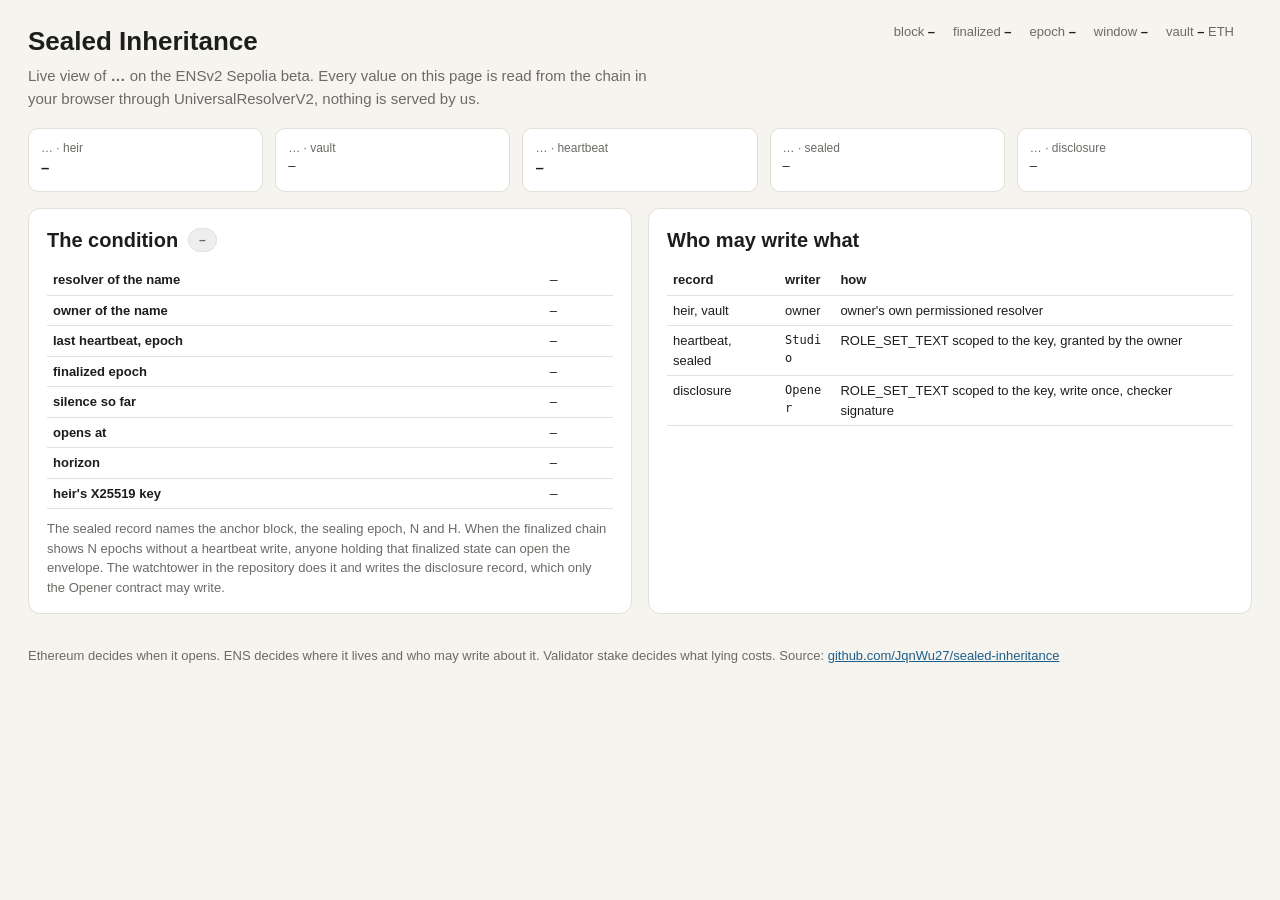
<file: docs/index.html>
<!doctype html>
<html lang="en">
<head>
<meta charset="utf-8">
<meta name="viewport" content="width=device-width, initial-scale=1">
<title>Sealed Inheritance, live on Sepolia</title>
<style>
:root { --bg:#f6f4ef; --card:#fff; --ink:#1d1d1b; --muted:#6b6a66; --line:#e3e0d8; --accent:#1d5f8a; --ok:#1d7a4f; --bad:#a83232; --warn:#8a5a12; }
* { box-sizing:border-box; }
body { margin:0; font:15px/1.5 -apple-system,"Segoe UI",Roboto,"Helvetica Neue",sans-serif; background:var(--bg); color:var(--ink); }
header { display:flex; justify-content:space-between; align-items:flex-start; gap:24px; padding:22px 28px 10px; flex-wrap:wrap; }
h1 { margin:0; font-size:26px; font-weight:600; }
.tag { margin:4px 0 0; color:var(--muted); max-width:640px; }
.clock { display:flex; flex-wrap:wrap; gap:12px 18px; font-size:13px; color:var(--muted); }
.clock b { color:var(--ink); }
.records { display:grid; grid-template-columns:repeat(5,1fr); gap:12px; padding:8px 28px 16px; }
.rec { background:var(--card); border:1px solid var(--line); border-radius:10px; padding:10px 12px; min-height:64px; }
.rec .k { font-size:12px; color:var(--muted); }
.rec .v { font-weight:600; word-break:break-all; }
.mono { font-family:ui-monospace,SFMono-Regular,Menlo,Consolas,monospace; }
.small { font-size:12px; font-weight:400 !important; }
main { display:grid; grid-template-columns:1fr 1fr; gap:16px; padding:0 28px 24px; }
.panel { background:var(--card); border:1px solid var(--line); border-radius:12px; padding:16px 18px; display:flex; flex-direction:column; gap:10px; }
h2 { margin:0; font-size:20px; display:flex; align-items:center; gap:10px; }
.badge { font-size:12px; padding:2px 10px; border-radius:999px; border:1px solid var(--line); font-weight:600; }
.badge.sealed { background:#f2efe6; color:var(--warn); }
.badge.opened { background:#e6f4ec; color:var(--ok); }
.badge.none { background:#eee; color:var(--muted); }
.hint { margin:0; color:var(--muted); font-size:13px; }
table { width:100%; border-collapse:collapse; font-size:13px; }
th, td { text-align:left; padding:5px 6px; border-bottom:1px solid var(--line); vertical-align:top; }
td.mono { word-break:break-all; }
a { color:var(--accent); }
.err { color:var(--bad); font-size:13px; }
footer { padding:8px 28px 28px; color:var(--muted); font-size:13px; }
@media (max-width:1000px) { main, .records { grid-template-columns:1fr; } }
</style>
</head>
<body>
<header>
  <div>
    <h1>Sealed Inheritance</h1>
    <p class="tag">Live view of <b id="h-name">…</b> on the ENSv2 Sepolia beta. Every value on this page is read from the chain in your browser through UniversalResolverV2, nothing is served by us.</p>
  </div>
  <div class="clock">
    <span>block <b id="c-block">–</b></span>
    <span>finalized <b id="c-fin">–</b></span>
    <span>epoch <b id="c-epoch">–</b></span>
    <span>window <b id="c-window">–</b></span>
    <span>vault <b id="c-vault">–</b> ETH</span>
    <span id="c-err" class="err"></span>
  </div>
</header>

<section class="records">
  <div class="rec"><div class="k"><span class="oname">…</span> · heir</div><div class="v" id="r-heir">–</div></div>
  <div class="rec"><div class="k"><span class="oname">…</span> · vault</div><div class="v mono small" id="r-vault">–</div></div>
  <div class="rec"><div class="k"><span class="oname">…</span> · heartbeat</div><div class="v" id="r-heartbeat">–</div></div>
  <div class="rec"><div class="k"><span class="oname">…</span> · sealed</div><div class="v mono small" id="r-sealed">–</div></div>
  <div class="rec"><div class="k"><span class="oname">…</span> · disclosure</div><div class="v mono small" id="r-disclosure">–</div></div>
</section>

<main>
  <article class="panel">
    <h2>The condition <span class="badge none" id="status">–</span></h2>
    <table>
      <tr><th>resolver of the name</th><td class="mono" id="t-resolver">–</td></tr>
      <tr><th>owner of the name</th><td id="t-owner">–</td></tr>
      <tr><th>last heartbeat, epoch</th><td id="t-hb">–</td></tr>
      <tr><th>finalized epoch</th><td id="t-fin">–</td></tr>
      <tr><th>silence so far</th><td id="t-silence">–</td></tr>
      <tr><th>opens at</th><td id="t-opens">–</td></tr>
      <tr><th>horizon</th><td id="t-horizon">–</td></tr>
      <tr><th>heir's X25519 key</th><td class="mono" id="t-heirkey">–</td></tr>
    </table>
    <p class="hint">The sealed record names the anchor block, the sealing epoch, N and H. When the finalized chain shows N epochs without a heartbeat write, anyone holding that finalized state can open the envelope. The watchtower in the repository does it and writes the disclosure record, which only the Opener contract may write.</p>
  </article>
  <article class="panel">
    <h2>Who may write what</h2>
    <table>
      <tr><th>record</th><th>writer</th><th>how</th></tr>
      <tr><td>heir, vault</td><td>owner</td><td>owner's own permissioned resolver</td></tr>
      <tr><td>heartbeat, sealed</td><td class="mono small" id="w-studio">Studio</td><td>ROLE_SET_TEXT scoped to the key, granted by the owner</td></tr>
      <tr><td>disclosure</td><td class="mono small" id="w-opener">Opener</td><td>ROLE_SET_TEXT scoped to the key, write once, checker signature</td></tr>
    </table>
    <p class="hint" id="links"></p>
  </article>
</main>
<footer>Ethereum decides when it opens. ENS decides where it lives and who may write about it. Validator stake decides what lying costs. Source: <a href="https://github.com/JqnWu27/sealed-inheritance">github.com/JqnWu27/sealed-inheritance</a></footer>

<script type="module">
import { createPublicClient, http, encodeFunctionData, decodeAbiParameters, parseAbi, formatEther, toHex, keccak256, stringToHex } from "https://esm.sh/viem@2";
import { namehash, packetToBytes } from "https://esm.sh/viem@2/ens";

const $ = (id) => document.getElementById(id);
const q = new URLSearchParams(location.search);
let cfg = { name: "", heir: "", studio: "", opener: "", rpc: "https://ethereum-sepolia-rpc.publicnode.com", blocks_per_epoch: 32 };
try { Object.assign(cfg, await (await fetch("./config.json", { cache: "no-store" })).json()); } catch (e) {}
for (const k of ["name", "heir", "studio", "opener", "rpc"]) if (q.get(k)) cfg[k] = q.get(k);

const UR = "0x5d25c1d6acbb71b7a28aa7899618a3412a8303e3";
const urAbi = parseAbi([
  "function resolve(bytes name, bytes data) view returns (bytes result, address resolver)",
  "function findResolver(bytes name) view returns (address resolver, bytes32 node, uint256 offset)",
]);
const textAbi = parseAbi(["function text(bytes32 node, string key) view returns (string)"]);
const studioAbi = parseAbi(["function nonce() view returns (uint64)", "function owner() view returns (address)"]);
const REGISTRY = "0x657ea849311d3d5823348dded7c2aaafb3ede09e"; // ENSv2 Sepolia beta ETHRegistry
const registryAbi = parseAbi(["function getTokenId(uint256 anyId) view returns (uint256)", "function ownerOf(uint256 tokenId) view returns (address)"]);
const client = createPublicClient({ transport: http(cfg.rpc) });
const KEYS = ["heir", "vault", "heartbeat", "sealed", "disclosure"];

async function text(name, key) {
  const data = encodeFunctionData({ abi: textAbi, functionName: "text", args: [namehash(name), key] });
  const [result] = await client.readContract({ address: UR, abi: urAbi, functionName: "resolve", args: [toHex(packetToBytes(name)), data] });
  return decodeAbiParameters([{ type: "string" }], result)[0];
}
function field(cond, k) { const m = cond.match(new RegExp("(?:^|;)" + k + "=([^;]*)")); return m ? m[1] : ""; }
function etherscan(a) { return `<a href="https://sepolia.etherscan.io/address/${a}" target="_blank" rel="noopener">${a.slice(0, 10)}…</a>`; }

async function refresh() {
  $("c-err").textContent = "";
  document.querySelectorAll(".oname").forEach((e) => (e.textContent = cfg.name || "?"));
  $("h-name").textContent = cfg.name || "(set ?name=… or docs/config.json)";
  if (!cfg.name) return;
  try {
    const [blk, fin] = await Promise.all([client.getBlock({ blockTag: "latest" }), client.getBlock({ blockTag: "finalized" })]);
    const bpe = Number(cfg.blocks_per_epoch);
    $("c-block").textContent = blk.number; $("c-fin").textContent = fin.number;
    const finEpoch = Math.floor(Number(fin.number) / bpe);
    $("c-epoch").textContent = Math.floor(Number(blk.number) / bpe); $("t-fin").textContent = finEpoch;

    const [resolver] = await client.readContract({ address: UR, abi: urAbi, functionName: "findResolver", args: [toHex(packetToBytes(cfg.name))] });
    $("t-resolver").innerHTML = resolver && resolver !== "0x0000000000000000000000000000000000000000" ? etherscan(resolver) : "none, the name is not registered";

    const rec = {};
    for (const k of KEYS) { try { rec[k] = await text(cfg.name, k); } catch (e) { rec[k] = ""; } }
    for (const k of KEYS) $("r-" + k).textContent = rec[k] || (k === "disclosure" ? "empty" : "–");
    const opened = !!rec.disclosure;
    const st = $("status");
    st.textContent = rec.sealed ? (opened ? "OPENED" : "SEALED") : "nothing sealed";
    st.className = "badge " + (rec.sealed ? (opened ? "opened" : "sealed") : "none");

    const hb = parseInt(rec.heartbeat); const N = parseInt(field(rec.sealed, "N")); const H = parseInt(field(rec.sealed, "H"));
    const from = parseInt(field(rec.sealed, "from")); const anchor = parseInt((field(rec.sealed, "anchor") || "").split(":")[0]);
    $("t-hb").textContent = isNaN(hb) ? "–" : hb;
    if (!isNaN(hb) && !isNaN(N)) {
      const eff = Math.max(hb, isNaN(from) ? 0 : from);
      const silence = Math.max(0, finEpoch - eff);
      $("t-silence").textContent = `${silence} epoch${silence === 1 ? "" : "s"} of ${N} needed`;
      $("t-opens").textContent = `finalized epoch ${eff + N}` + (finEpoch >= eff + N ? ", condition holds now" : `, about ${Math.max(0, (eff + N - finEpoch) * bpe * 12 / 60).toFixed(0)} min away`);
      $("t-horizon").textContent = isNaN(anchor) || isNaN(H) ? "–" : `epochs ${anchor} to ${anchor + H}`;
    }
    const studio = cfg.studio || (rec.vault && rec.vault.startsWith("0x") ? rec.vault : "");
    if (studio) {
      $("w-studio").innerHTML = etherscan(studio);
      const [nonce, bal] = await Promise.all([
        client.readContract({ address: studio, abi: studioAbi, functionName: "nonce" }).catch(() => null),
        client.getBalance({ address: studio }),
      ]);
      $("c-window").textContent = nonce === null ? "–" : nonce.toString();
      $("c-vault").textContent = Number(formatEther(bal)).toFixed(3);
    }
    if (cfg.opener) $("w-opener").innerHTML = etherscan(cfg.opener);
    const heir = cfg.heir || rec.heir;
    try {
      const label = cfg.name.split(".")[0];
      const tokenId = await client.readContract({ address: REGISTRY, abi: registryAbi, functionName: "getTokenId", args: [BigInt(keccak256(stringToHex(label)))] });
      const who = await client.readContract({ address: REGISTRY, abi: registryAbi, functionName: "ownerOf", args: [tokenId] });
      const heirAddr = cfg.heir_address ? cfg.heir_address.toLowerCase() : "";
      const ownerAddr = cfg.owner_address ? cfg.owner_address.toLowerCase() : "";
      const tag = who.toLowerCase() === heirAddr ? "the heir, " + (cfg.heir || "") : who.toLowerCase() === ownerAddr ? "the owner" : "";
      $("t-owner").innerHTML = `${etherscan(who)} ${tag ? "· " + tag : ""}`;
    } catch (e) { $("t-owner").textContent = "unavailable, " + (e.shortMessage || e.message); }
    if (heir) { try { const k = await text(heir, "pubkey.x25519"); $("t-heirkey").textContent = k ? `${heir} → ${k.slice(0, 18)}…` : `${heir} has no pubkey.x25519 record`; } catch (e) { $("t-heirkey").textContent = `${heir}: ${e.shortMessage || e.message}`; } }
    $("links").innerHTML = `Name on the beta app: <a href="https://app.ens.dev/${cfg.name}" target="_blank" rel="noopener">app.ens.dev/${cfg.name}</a>. RPC in use: ${cfg.rpc}.`;
  } catch (e) {
    $("c-err").textContent = e.shortMessage || e.message;
  }
}
refresh();
setInterval(refresh, 15000);
</script>
</body>
</html>
</file>
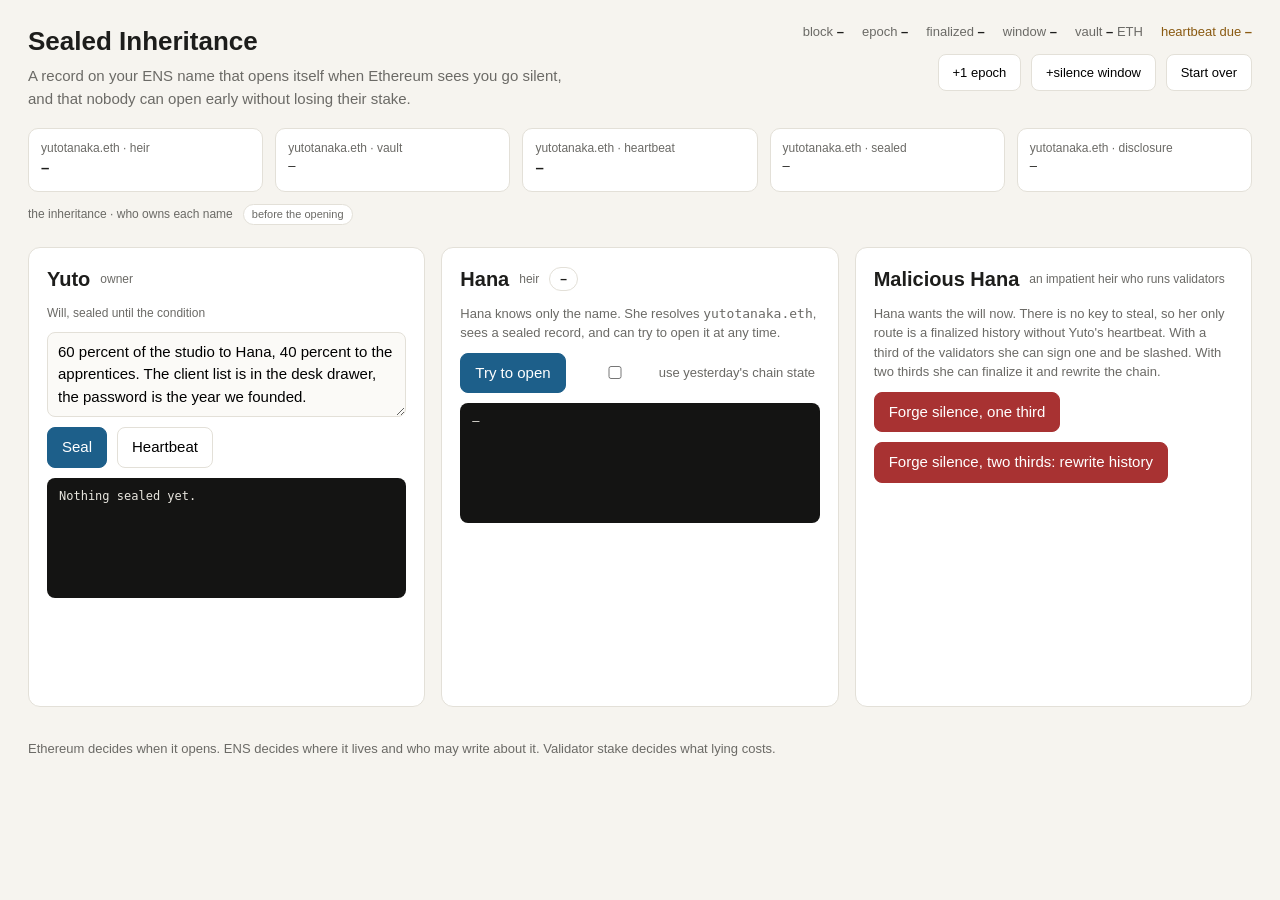
<file: web/index.html>
<!doctype html>
<html lang="en">
<head>
<meta charset="utf-8">
<meta name="viewport" content="width=device-width, initial-scale=1">
<title>Sealed Inheritance</title>
<link rel="stylesheet" href="style.css?v=11">
</head>
<body>
<header>
  <div class="brand">
    <h1>Sealed Inheritance</h1>
    <p class="tag">A record on your ENS name that opens itself when Ethereum sees you go silent, and that nobody can open early without losing their stake.</p>
  </div>
  <div class="clock" id="clock">
    <span>block <b id="c-block">–</b></span>
    <span>epoch <b id="c-epoch">–</b></span>
    <span>finalized <b id="c-fin">–</b></span>
    <span>window <b id="c-window">–</b></span>
    <span>vault <b id="c-vault">–</b> ETH</span>
    <span class="due" id="c-due-wrap">heartbeat due <b id="c-due">–</b></span>
    <span class="clockbtns">
      <button data-clock="epoch">+1 epoch</button>
      <button data-clock="silence">+silence window</button>
      <button data-clock="lock" class="money">+lock</button>
      <button data-clock="reset" class="anvil-only" title="back to the moment after the deployment, nothing sealed">Start over</button>
    </span>
  </div>
</header>

<section class="records" id="records">
  <div class="rec"><div class="k"><span class="oname">yutotanaka.eth</span> · heir</div><div class="v" id="r-heir">–</div></div>
  <div class="rec"><div class="k"><span class="oname">yutotanaka.eth</span> · vault</div><div class="v mono small" id="r-vault">–</div></div>
  <div class="rec"><div class="k"><span class="oname">yutotanaka.eth</span> · heartbeat</div><div class="v" id="r-heartbeat">–</div><div class="k" id="r-due"></div></div>
  <div class="rec"><div class="k"><span class="oname">yutotanaka.eth</span> · sealed</div><div class="v mono small" id="r-sealed">–</div></div>
  <div class="rec"><div class="k"><span class="oname">yutotanaka.eth</span> · disclosure</div><div class="v mono small" id="r-disclosure">–</div></div>
</section>

<section class="inherit" id="inherit">
  <div class="k">the inheritance · who owns each name <span class="pill" id="inherit-state">before the opening</span></div>
  <div class="tree3" id="tree"></div>
</section>

<main>
  <article class="panel" id="owner">
    <h2>Yuto <span class="role">owner</span></h2>
    <label>Will, sealed until the condition</label>
    <textarea id="will" rows="3">60 percent of the studio to Hana, 40 percent to the apprentices. The client list is in the desk drawer, the password is the year we founded.</textarea>
    <div class="money">
    <label>Transfer to Hana</label>
    <div class="row"><input id="amount" value="6"> <span>ETH to</span> <input id="heir-addr" class="mono" readonly></div>
    </div>
    <div class="row">
      <button id="btn-seal" class="primary">Seal</button>
      <button id="btn-heartbeat">Heartbeat</button>
    </div>
    <pre class="log" id="owner-log">Nothing sealed yet.</pre>
  </article>

  <article class="panel" id="heir">
    <h2>Hana <span class="role">heir</span> <span class="badge" id="status">–</span></h2>
    <p class="hint">Hana knows only the name. She resolves <code class="oname">yutotanaka.eth</code>, sees a sealed record, and can try to open it at any time.</p>
    <div class="row">
      <button id="btn-open" class="primary">Try to open</button>
      <label class="check"><input type="checkbox" id="stale"> use yesterday's chain state</label>
    </div>
    <pre class="log" id="trace">–</pre>
    <div id="opened" class="hidden">
      <h3>The will</h3>
      <blockquote id="will-out"></blockquote>
      <p class="hint" id="handover-out"></p>
      <div class="money">
      <div class="row"><button id="btn-execute">Submit transfer</button> <span id="exec-out"></span></div>
      <div class="row small">Hana's balance <b id="heir-balance">–</b> ETH</div>
      </div>
    </div>
  </article>

  <article class="panel" id="attack">
    <h2>Malicious Hana <span class="role">an impatient heir who runs validators</span></h2>
    <p class="hint">Hana wants the will now. There is no key to steal, so her only route is a finalized history without Yuto's heartbeat. With a third of the validators she can sign one and be slashed. With two thirds she can finalize it and rewrite the chain.</p>
    <div class="row"><button id="btn-attack" class="danger">Forge silence, one third</button> <button id="btn-attack-2" class="danger anvil-only">Forge silence, two thirds: rewrite history</button> <span id="attack-status"></span></div>
    <div id="attack-out" class="hidden">
      <div class="votes">
        <div class="vote"><div class="k">canonical vote, target epoch <span class="te"></span></div><div class="v mono" id="v-canon"></div><div class="note">includes Yuto's heartbeat</div></div>
        <div class="vote forged"><div class="k">forged vote, target epoch <span class="te"></span></div><div class="v mono" id="v-forged"></div><div class="note">heartbeat omitted</div></div>
      </div>
      <p class="spec">Same validators, same epoch, two targets. Ethereum's executable spec, <code>process_attester_slashing</code>:</p>
      <table id="slash-table"><thead><tr><th>validator</th><th>status</th><th>stake before</th><th>immediately</th><th>at the midpoint</th><th>withdrawable epoch</th></tr></thead><tbody></tbody></table>
      <p class="total" id="slash-total"></p>
    </div>
  </article>
</main>

<footer>
  Ethereum decides when it opens. ENS decides where it lives and who may write about it. Validator stake decides what lying costs.
</footer>
<script src="app.js?v=11"></script>
</body>
</html>
</file>
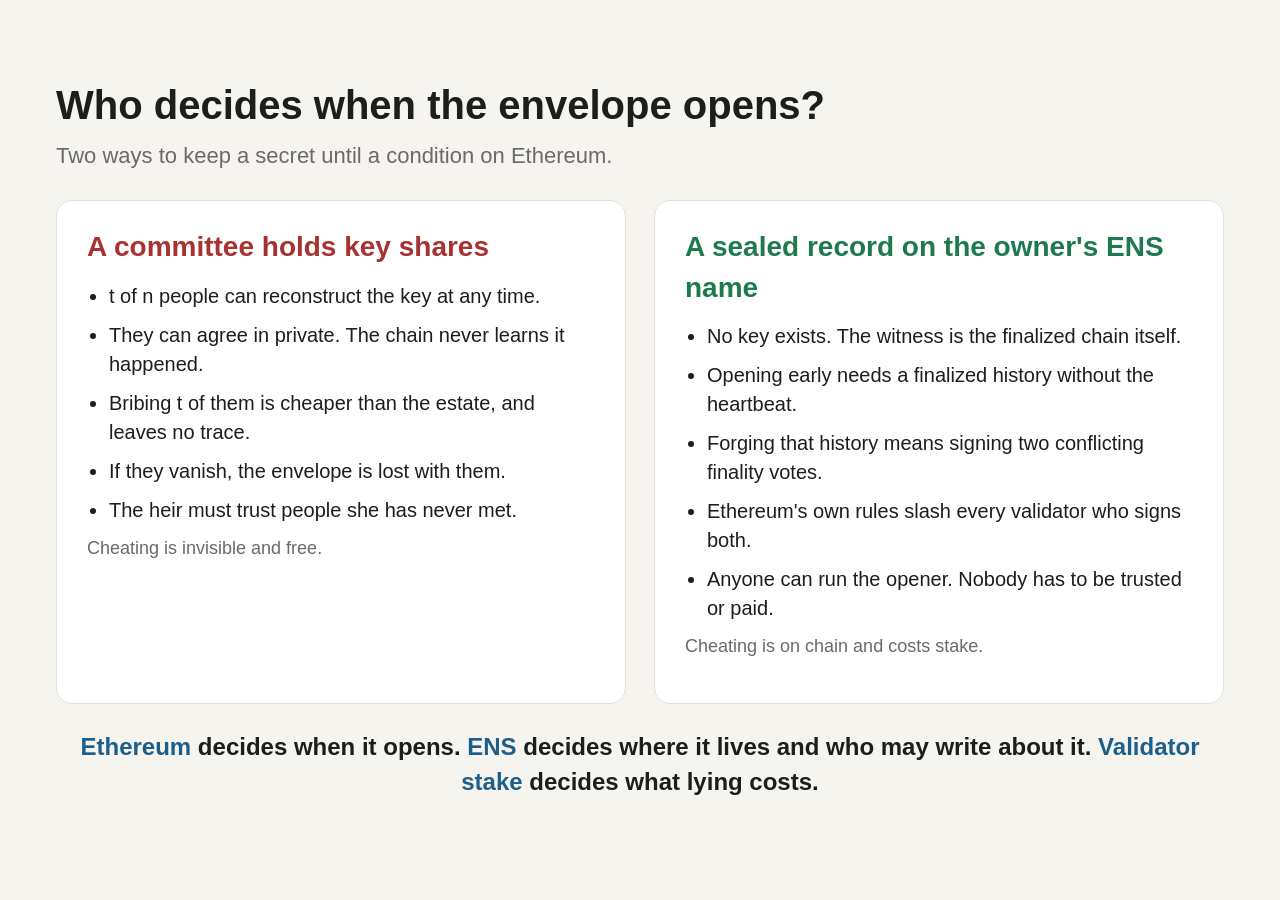
<file: docs/compare.html>
<!doctype html>
<html lang="en">
<head>
<meta charset="utf-8">
<meta name="viewport" content="width=device-width, initial-scale=1">
<title>Committee or sealed record</title>
<style>
:root { --bg:#f6f4ef; --card:#fff; --ink:#1d1d1b; --muted:#6b6a66; --line:#e3e0d8; --accent:#1d5f8a; --ok:#1d7a4f; --bad:#a83232; }
* { box-sizing:border-box; }
body { margin:0; min-height:100vh; display:flex; flex-direction:column; justify-content:center; font:20px/1.45 -apple-system,"Segoe UI",Roboto,"Helvetica Neue",sans-serif; background:var(--bg); color:var(--ink); padding:40px 56px; }
h1 { font-size:40px; font-weight:600; margin:0 0 6px; }
.sub { color:var(--muted); margin:0 0 28px; font-size:22px; }
.cols { display:grid; grid-template-columns:1fr 1fr; gap:28px; }
.col { background:var(--card); border:1px solid var(--line); border-radius:16px; padding:26px 30px; }
.col h2 { margin:0 0 14px; font-size:28px; }
.col.left h2 { color:var(--bad); } .col.right h2 { color:var(--ok); }
.col ul { margin:0; padding-left:22px; }
.col li { margin:10px 0; }
.q { color:var(--muted); font-size:18px; margin-top:10px; }
.line { margin-top:26px; font-size:24px; font-weight:600; text-align:center; }
.line span { color:var(--accent); }
@media (max-width:900px) { .cols { grid-template-columns:1fr; } body { padding:24px; font-size:17px; } h1 { font-size:30px; } }
</style>
</head>
<body>
<h1>Who decides when the envelope opens?</h1>
<p class="sub">Two ways to keep a secret until a condition on Ethereum.</p>
<div class="cols">
  <div class="col left">
    <h2>A committee holds key shares</h2>
    <ul>
      <li>t of n people can reconstruct the key at any time.</li>
      <li>They can agree in private. The chain never learns it happened.</li>
      <li>Bribing t of them is cheaper than the estate, and leaves no trace.</li>
      <li>If they vanish, the envelope is lost with them.</li>
      <li>The heir must trust people she has never met.</li>
    </ul>
    <p class="q">Cheating is invisible and free.</p>
  </div>
  <div class="col right">
    <h2>A sealed record on the owner's ENS name</h2>
    <ul>
      <li>No key exists. The witness is the finalized chain itself.</li>
      <li>Opening early needs a finalized history without the heartbeat.</li>
      <li>Forging that history means signing two conflicting finality votes.</li>
      <li>Ethereum's own rules slash every validator who signs both.</li>
      <li>Anyone can run the opener. Nobody has to be trusted or paid.</li>
    </ul>
    <p class="q">Cheating is on chain and costs stake.</p>
  </div>
</div>
<p class="line"><span>Ethereum</span> decides when it opens. <span>ENS</span> decides where it lives and who may write about it. <span>Validator stake</span> decides what lying costs.</p>
</body>
</html>
</file>
<file: web/style.css>
:root { --bg:#f6f4ef; --card:#fff; --ink:#1d1d1b; --muted:#6b6a66; --line:#e3e0d8; --accent:#1d5f8a; --ok:#1d7a4f; --bad:#a83232; --warn:#8a5a12; }
* { box-sizing: border-box; }
body { margin:0; font: 15px/1.5 -apple-system, "Segoe UI", Roboto, "Helvetica Neue", sans-serif; background:var(--bg); color:var(--ink); }
header { display:flex; justify-content:space-between; align-items:flex-start; gap:24px; padding:22px 28px 10px; }
h1 { margin:0; font-size:26px; font-weight:600; }
.tag { margin:4px 0 0; color:var(--muted); max-width:640px; }
.clock { display:flex; flex-wrap:wrap; gap:12px 18px; align-items:center; font-size:13px; color:var(--muted); justify-content:flex-end; }
.clock b { color:var(--ink); }
.clock .due { color:var(--warn); }
.clock .due.late { color:var(--bad); }
.clock .due b { color:inherit; }
.clockbtns button { margin-left:6px; }
.net { font-size:12px; color:var(--ok); border:1px solid #cfe5d7; background:#e6f4ec; border-radius:999px; padding:2px 10px; }
.records { display:grid; grid-template-columns:repeat(5,1fr); gap:12px; padding:8px 28px 12px; }
.inherit { padding:0 28px 16px; }
.inherit .k { font-size:12px; color:var(--muted); margin-bottom:6px; display:flex; gap:10px; align-items:center; }
.pill { font-size:11px; border:1px solid var(--line); border-radius:999px; padding:1px 8px; background:#fff; color:var(--muted); }
.pill.moved { color:var(--ok); border-color:#cfe5d7; background:#e6f4ec; }
.tree3 { display:grid; grid-template-columns:repeat(3,1fr); gap:12px; }
.tcard { background:var(--card); border:1px solid var(--line); border-radius:10px; padding:10px 14px; transition:background .5s, border-color .5s; }
.tcard .tname { font-size:12px; color:var(--muted); word-break:break-all; }
.tcard .towner { font-size:22px; font-weight:700; margin:2px 0; }
.tcard .taddr { font-size:12px; color:var(--muted); font-family: ui-monospace, SFMono-Regular, Menlo, Consolas, monospace; }
.tcard.changed { background:#e6f4ec; border-color:#9ccfb0; }
.tcard.changed .towner { color:var(--ok); }

.money { display:none; }
#handover-out { color:var(--ok); font-weight:600; }
.rec { background:var(--card); border:1px solid var(--line); border-radius:10px; padding:10px 12px; min-height:64px; }
.rec .k { font-size:12px; color:var(--muted); }
.rec .v { font-weight:600; word-break:break-all; }
.tree .node { display:flex; justify-content:space-between; align-items:baseline; gap:8px; margin-top:2px; }
.tree .node .n { font-size:12px; color:var(--muted); font-weight:400; word-break:break-all; }
.tree .node .v { font-size:13px; text-align:right; word-break:normal; white-space:nowrap; }
.tree .node.child { padding-left:12px; }
.tree .node.child .n::before { content:"└ "; color:var(--line); }
.mono { font-family: ui-monospace, SFMono-Regular, Menlo, Consolas, monospace; }
.small { font-size:12px; font-weight:400 !important; }
main { display:grid; grid-template-columns:repeat(3,1fr); gap:16px; padding:0 28px 24px; }
.panel { background:var(--card); border:1px solid var(--line); border-radius:12px; padding:16px 18px; display:flex; flex-direction:column; gap:10px; min-height:460px; }
h2 { margin:0; font-size:20px; display:flex; align-items:center; gap:10px; }
.role { font-size:12px; color:var(--muted); font-weight:400; }
h3 { margin:6px 0 2px; font-size:15px; }
label { font-size:12px; color:var(--muted); }
textarea, input { width:100%; font: inherit; padding:8px 10px; border:1px solid var(--line); border-radius:8px; background:#fbfaf7; }
input { width:auto; min-width:70px; }
#heir-addr { flex:1; font-size:12px; }
.row { display:flex; gap:10px; align-items:center; flex-wrap:wrap; }
button { font: inherit; padding:8px 14px; border-radius:8px; border:1px solid var(--line); background:#fff; cursor:pointer; }
button:hover { border-color:#bbb; }
button.primary { background:var(--accent); color:#fff; border-color:var(--accent); }
button.danger { background:var(--bad); color:#fff; border-color:var(--bad); }
button:disabled { opacity:.5; cursor:default; }
.log { background:#141413; color:#e8e6df; border-radius:8px; padding:10px 12px; font: 12px/1.45 ui-monospace, Menlo, Consolas, monospace; white-space:pre-wrap; word-break:break-word; min-height:120px; max-height:260px; overflow:auto; margin:0; }
.log .ok { color:#8fd19e; } .log .fail { color:#ff9d9d; }
.badge { font-size:12px; padding:2px 10px; border-radius:999px; border:1px solid var(--line); font-weight:600; }
.badge.sealed { background:#f2efe6; color:var(--warn); }
.badge.opened { background:#e6f4ec; color:var(--ok); }
.hint { margin:0; color:var(--muted); font-size:13px; }
.check { display:flex; gap:6px; align-items:center; font-size:13px; color:var(--muted); }
blockquote { margin:0; padding:10px 14px; border-left:3px solid var(--accent); background:#f4f8fb; border-radius:0 8px 8px 0; }
.hidden { display:none; }
.votes { display:grid; grid-template-columns:1fr 1fr; gap:10px; }
.vote { border:1px solid var(--line); border-radius:8px; padding:8px 10px; font-size:12px; }
.vote.forged { border-color:#e6b8b8; background:#fbf3f3; }
.vote .k { color:var(--muted); } .vote .v { word-break:break-all; margin:4px 0; } .vote .note { color:var(--muted); }
.spec { font-size:13px; color:var(--muted); margin:6px 0 0; }
table { width:100%; border-collapse:collapse; font-size:12px; }
th, td { text-align:left; padding:4px 6px; border-bottom:1px solid var(--line); }
td.bad { color:var(--bad); font-weight:600; }
.total { font-weight:600; margin:6px 0 0; }
footer { padding:8px 28px 28px; color:var(--muted); font-size:13px; }
@media (max-width: 1100px) { main, .records, .tree3 { grid-template-columns:1fr; } }
</file>
